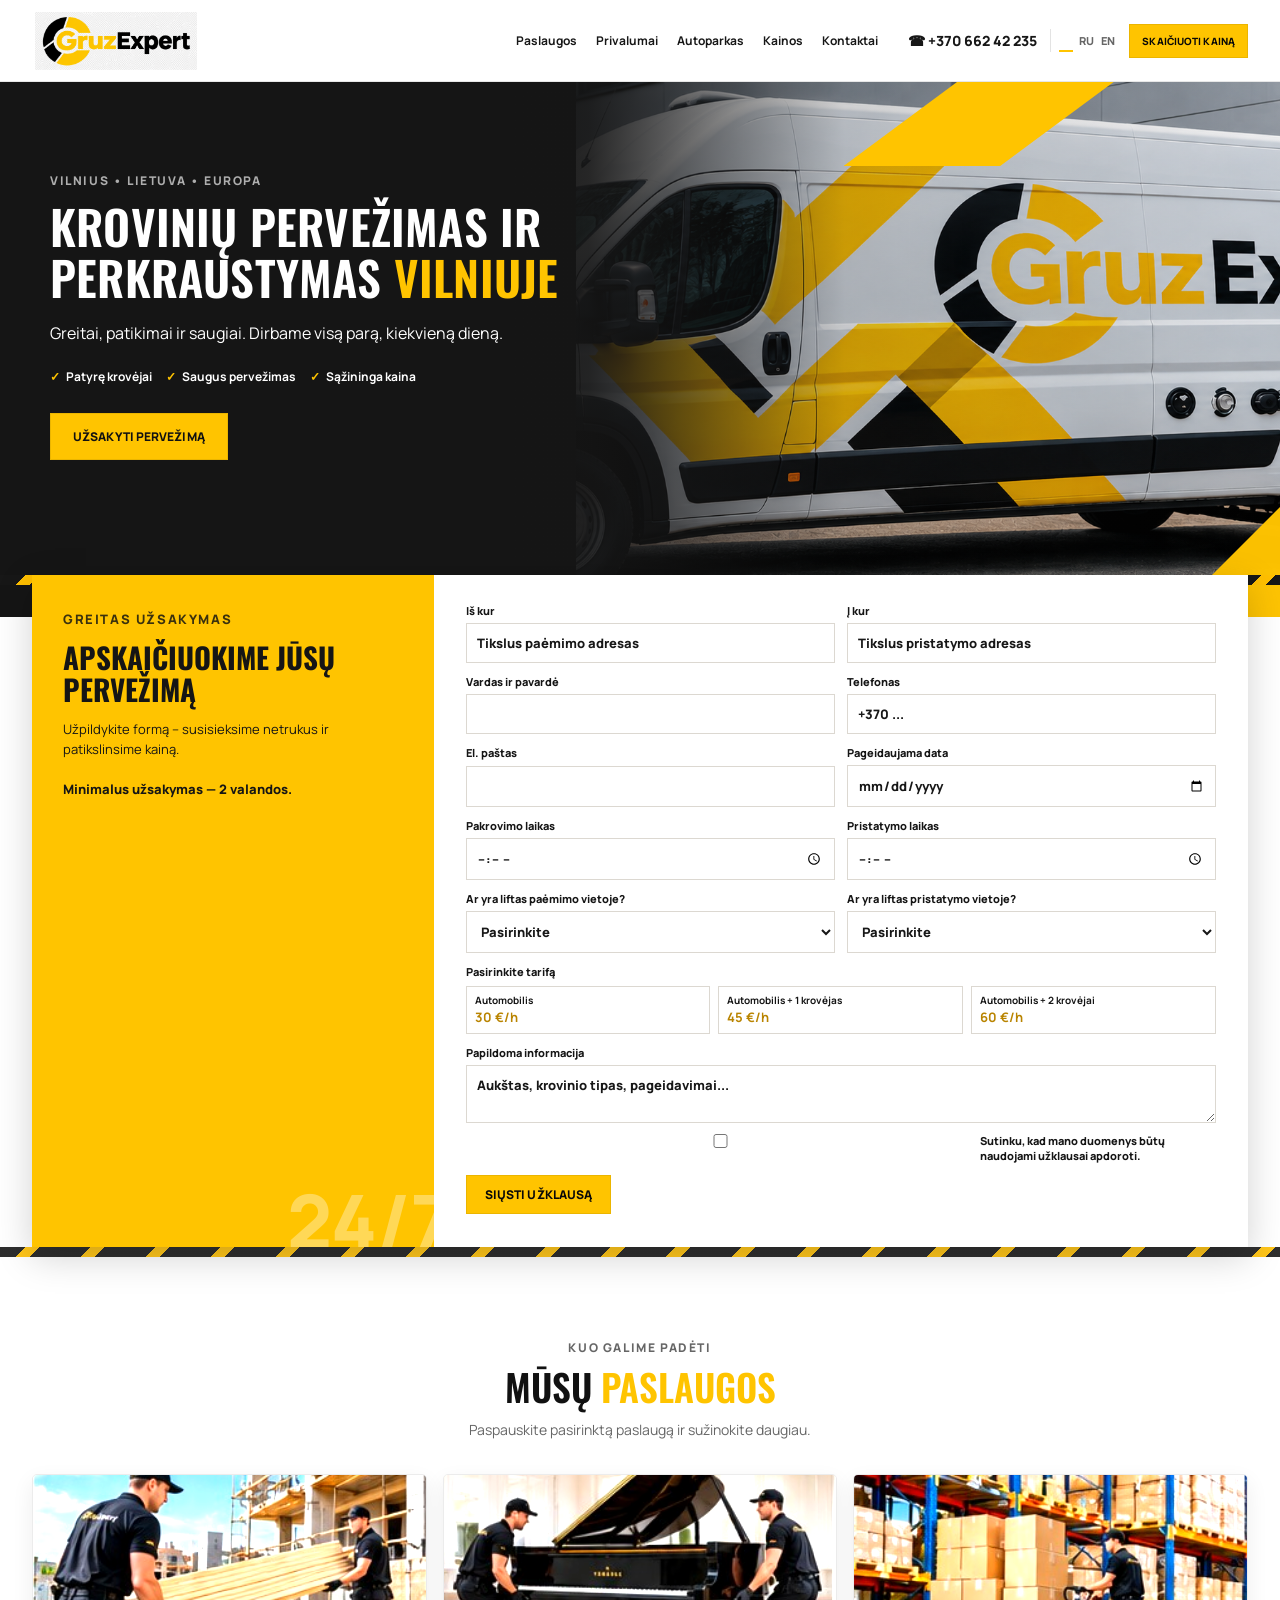
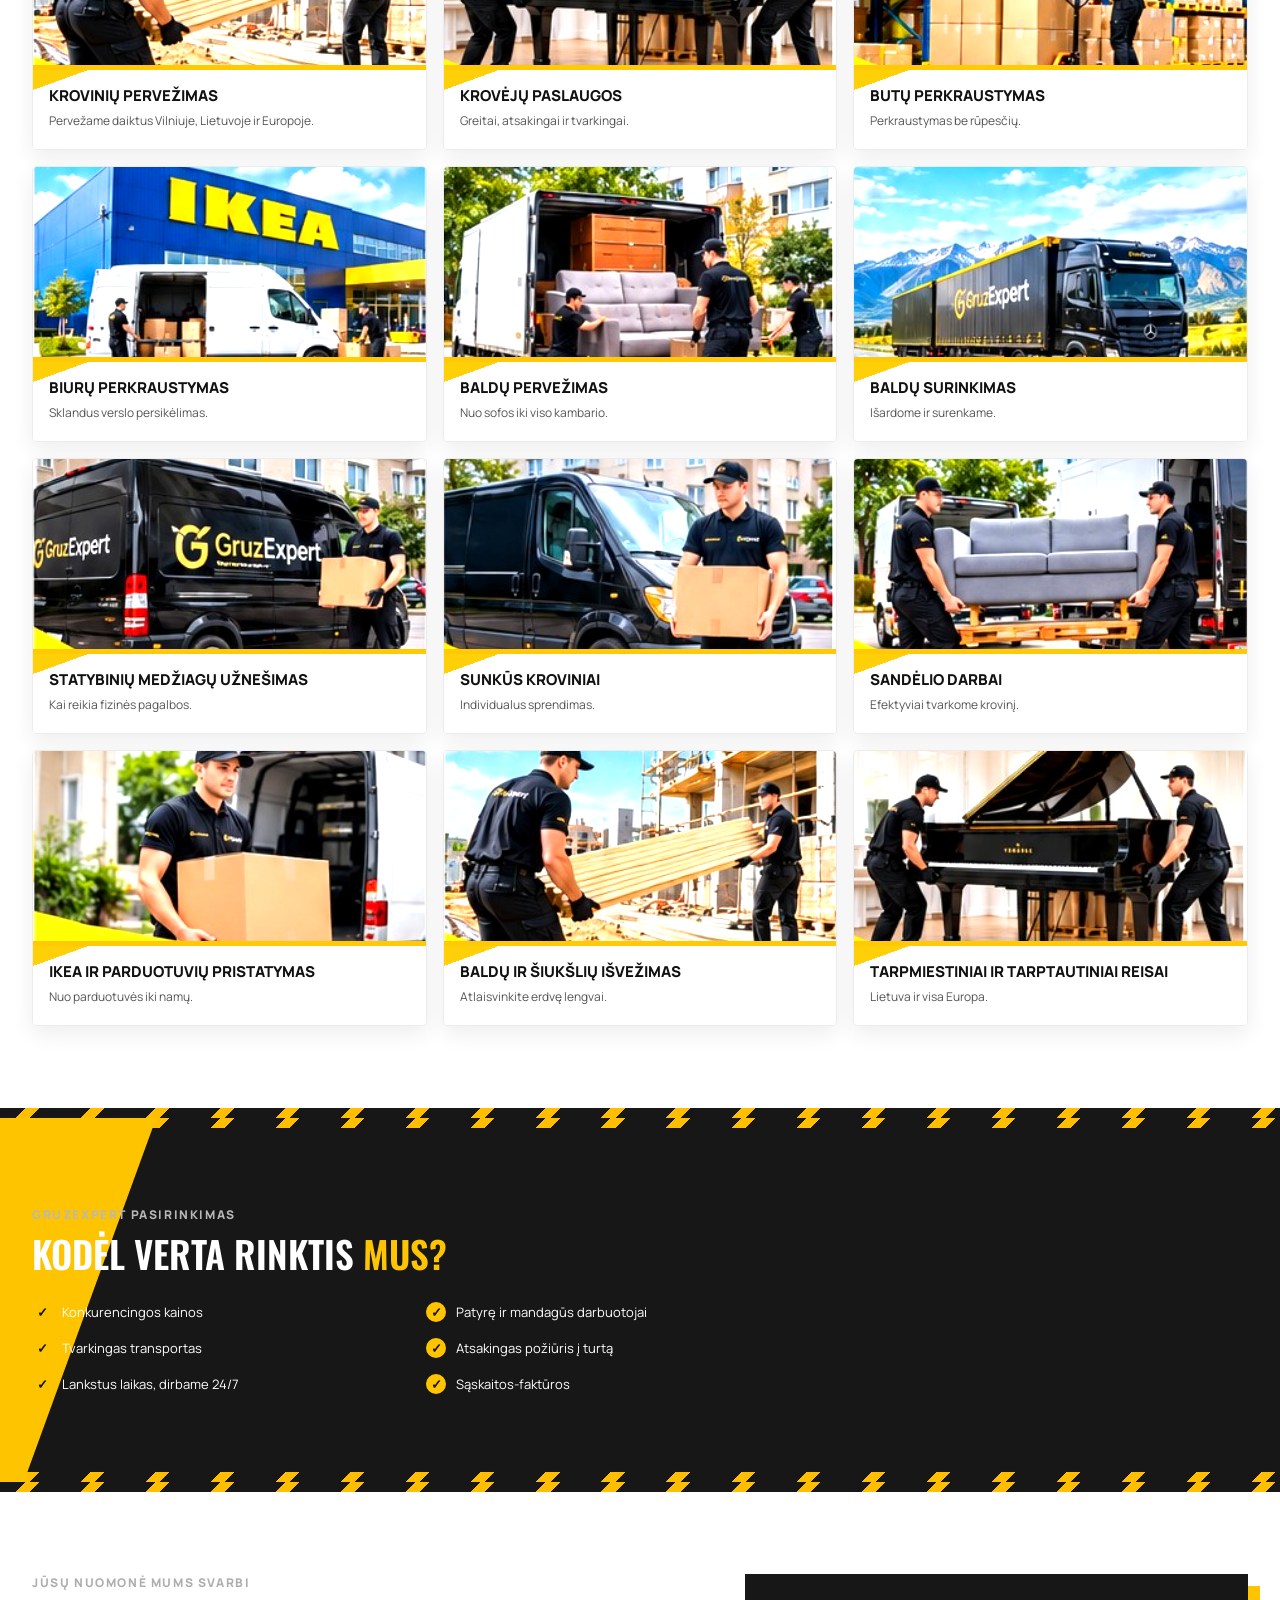
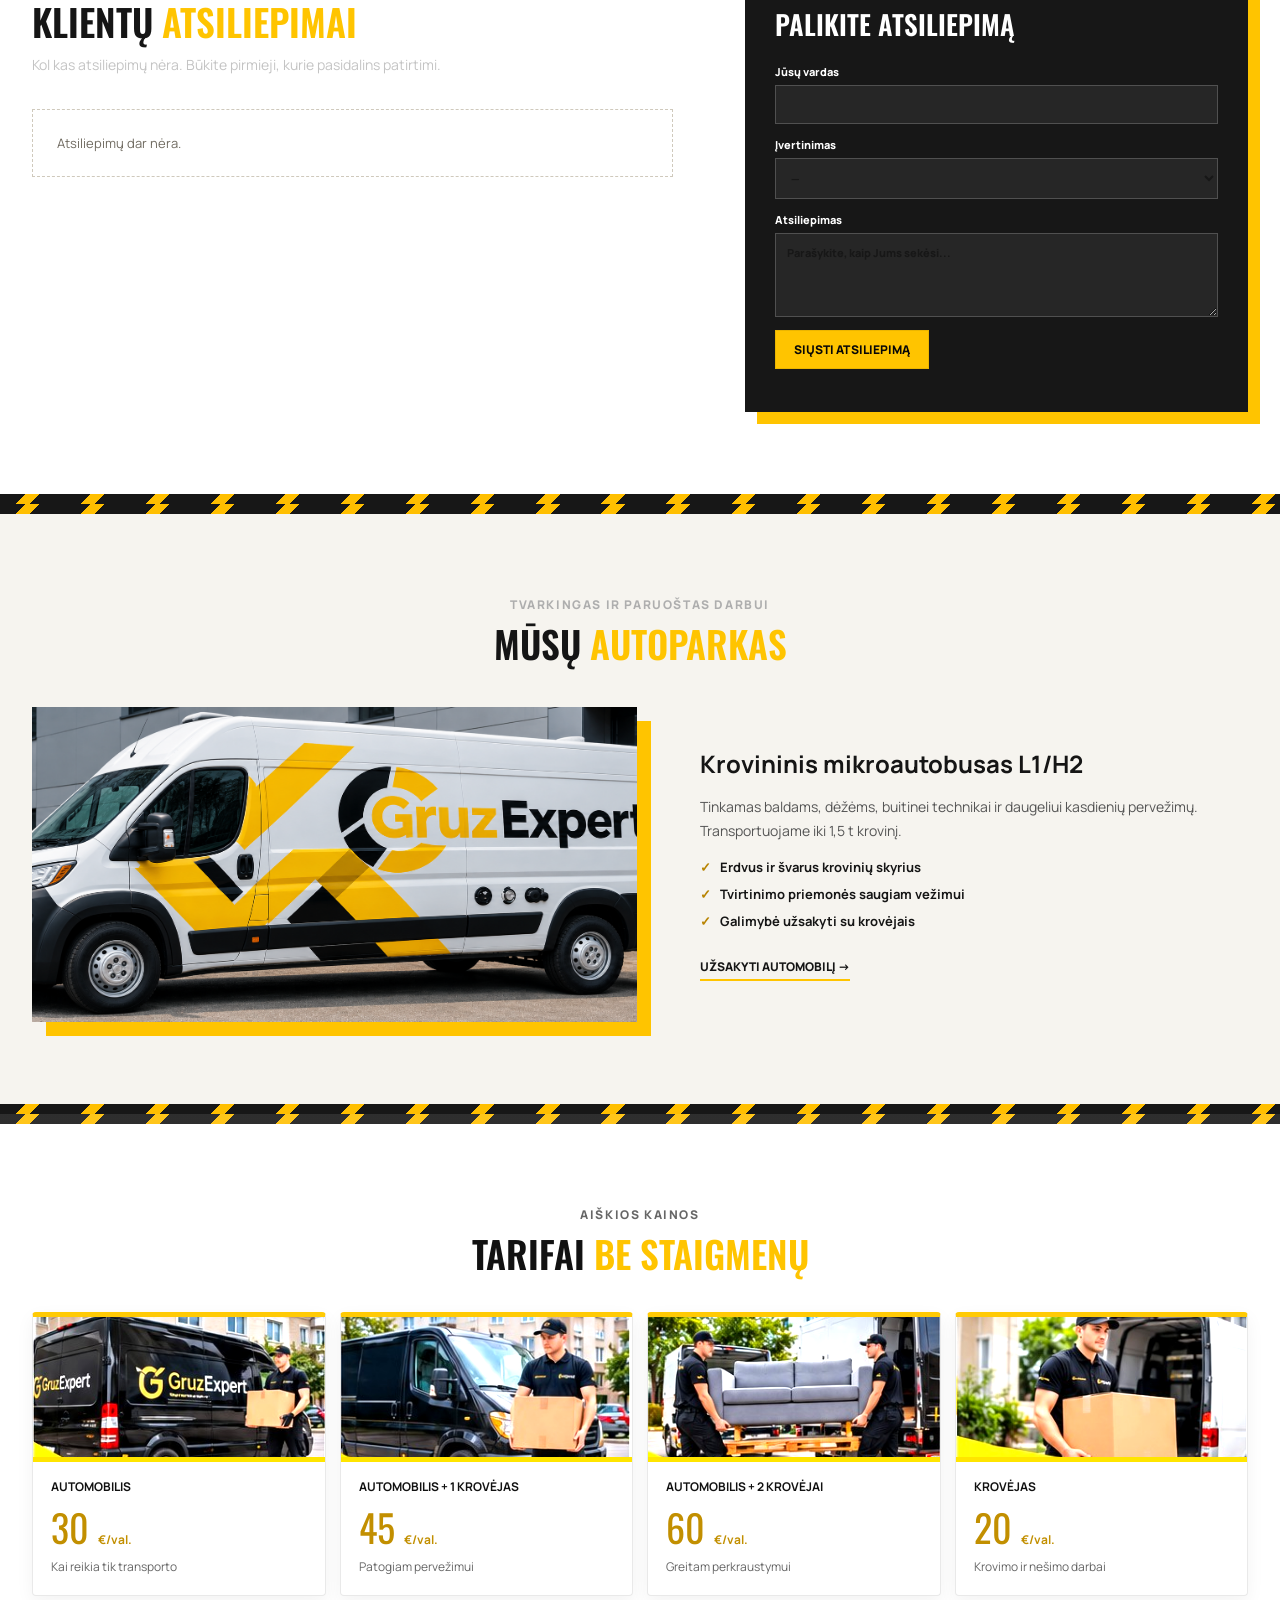
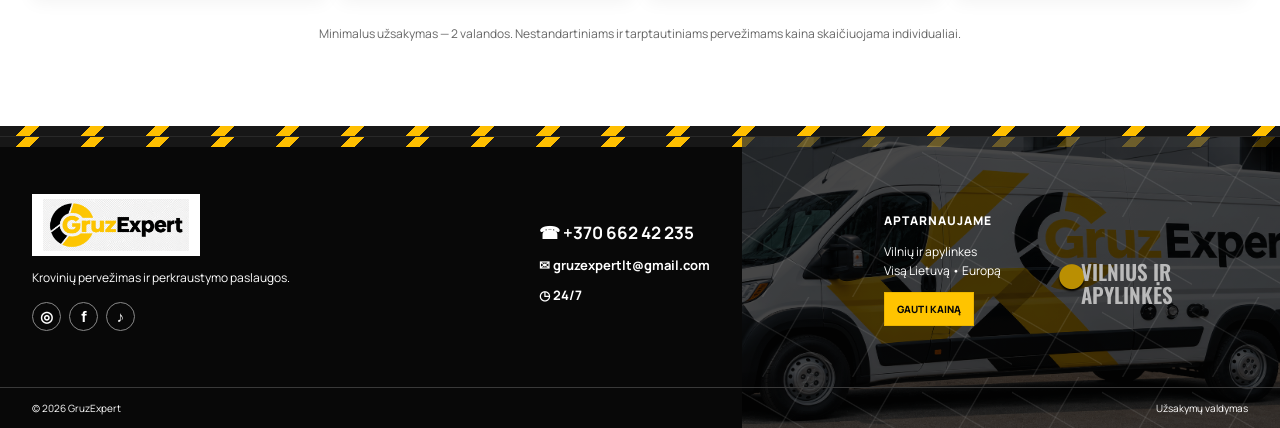
<file: index.html>
<!doctype html>
<html lang="lt">
  <head>
    <link rel="icon" type="image/x-icon" href="assets/favicon.ico">
    <link rel="icon" type="image/png" sizes="32x32" href="assets/favicon-32.png">
    <link rel="apple-touch-icon" href="assets/apple-touch-icon.png">
    <meta charset="UTF-8" />
    <meta name="viewport" content="width=device-width, initial-scale=1.0" />
    <meta name="description" content="GruzExpert – profesionalus krovinių pervežimas ir perkraustymo paslaugos Vilniuje bei visoje Lietuvoje." />
    <title>GruZExpert | Krovinių pervežimas Vilniuje</title>
    <link rel="stylesheet" href="styles.css" />
  </head>
  <body>
    <a class="skip-link" href="#order" data-i18n="skip">Pereiti prie užsakymo</a>
    <header class="site-header" id="top">
      <div class="container nav-wrap">
        <a href="#top" class="brand brand-logo" aria-label="GruZExpert – į pradžią"><img src="assets/gruzexpert-logo.png" width="834" height="290" alt="MB GruZExpert" /></a>
        <button class="menu-toggle" aria-label="Atidaryti meniu" aria-expanded="false"><span></span><span></span><span></span></button>
        <nav class="main-nav" aria-label="Pagrindinis meniu">
          <a href="#services" data-i18n="navServices">Paslaugos</a>
          <a href="#advantages" data-i18n="navWhy">Privalumai</a>
          <a href="#fleet" data-i18n="navFleet">Autoparkas</a>
          <a href="#prices" data-i18n="navPrices">Kainos</a>
          <a href="#contacts" data-i18n="navContacts">Kontaktai</a>
        </nav>
        <div class="nav-tools">
          <a class="phone-link" data-company-phone href="tel:+37066242235" aria-label="Skambinti +370 662 42 235"><span aria-hidden="true">☎</span> +370 662 42 235</a>
          <div class="language-picker" aria-label="Kalbos pasirinkimas">
            <button class="language active" data-lang="lt" aria-pressed="true">LT</button>
            <button class="language" data-lang="ru" aria-pressed="false">RU</button>
            <button class="language" data-lang="en" aria-pressed="false">EN</button>
          </div>
          <a href="#order" class="button button-small" data-i18n="quote">Skaičiuoti kainą</a>
        </div>
      </div>
    </header>

    <main>
      <section class="hero">
        <div class="hero-photo" role="img" aria-label="Kraustymo automobilis ir dėžės"></div>
        <div class="hero-overlay"></div>
        <div class="hero-angle top-angle"></div>
        <div class="container hero-content">
          <p class="eyebrow" data-i18n="heroEyebrow">Vilnius • Lietuva • Europa</p>
          <h1 data-i18n="heroTitle">Krovinių pervežimas ir perkraustymas <em>Vilniuje</em></h1>
          <p class="hero-copy" data-i18n="heroCopy">Greitai, patikimai ir saugiai. Dirbame visą parą, kiekvieną dieną.</p>
          <div class="hero-points">
            <span data-i18n="heroPoint1">Patyrę krovėjai</span><span data-i18n="heroPoint2">Saugus pervežimas</span><span data-i18n="heroPoint3">Sąžininga kaina</span>
          </div>
          <a href="#order" class="button hero-button" data-i18n="orderNow">Užsakyti pervežimą</a>
        </div>
        <div class="hero-corner" aria-hidden="true"></div>
      </section>

      <section class="quick-order" id="order" aria-labelledby="order-title">
        <div class="container order-layout">
          <div class="order-intro">
            <p class="section-kicker" data-i18n="orderKicker">Greitas užsakymas</p>
            <h2 id="order-title" data-i18n="orderTitle">Apskaičiuokime Jūsų pervežimą</h2>
            <p data-i18n="orderText">Užpildykite formą – susisieksime netrukus ir patikslinsime kainą.</p>
            <p class="minimum" data-i18n="minimum">Minimalus užsakymas — 2 valandos.</p>
          </div>
          <form id="order-form" class="order-form" novalidate>
            <div class="form-grid addresses">
              <label><span data-i18n="from">Iš kur</span><input name="from" type="text" required data-i18n-placeholder="fromPlaceholder" placeholder="Tikslus paėmimo adresas" autocomplete="street-address" /></label>
              <label><span data-i18n="to">Į kur</span><input name="to" type="text" required data-i18n-placeholder="toPlaceholder" placeholder="Tikslus pristatymo adresas" /></label>
            </div>
            <div class="form-grid">
              <label><span data-i18n="name">Vardas ir pavardė</span><input name="name" type="text" required autocomplete="name" /></label>
              <label><span data-i18n="phone">Telefonas</span><input name="phone" type="tel" required placeholder="+370 ..." autocomplete="tel" /></label>
            </div>
            <div class="form-grid">
              <label><span data-i18n="email">El. paštas</span><input name="email" type="email" required autocomplete="email" /></label>
              <label><span data-i18n="date">Pageidaujama data</span><input name="date" type="date" /></label>
            </div>
            <div class="form-grid">
              <label><span data-i18n="loadingTime">Время загрузки</span><input name="loadingTime" type="time" /></label>
              <label><span data-i18n="deliveryTime">Время доставки</span><input name="deliveryTime" type="time" /></label>
            </div>
            <div class="form-grid">
              <label><span data-i18n="pickupLift">Ar yra liftas paėmimo vietoje?</span><select name="pickupLift" required><option value="" data-i18n="select">Pasirinkite</option><option value="yes" data-i18n="yes">Taip</option><option value="no" data-i18n="no">Ne</option></select></label>
              <label><span data-i18n="deliveryLift">Ar yra liftas pristatymo vietoje?</span><select name="deliveryLift" required><option value="" data-i18n="select">Pasirinkite</option><option value="yes" data-i18n="yes">Taip</option><option value="no" data-i18n="no">Ne</option></select></label>
            </div>
            <fieldset class="tariff-fieldset">
              <legend data-i18n="tariff">Pasirinkite tarifą</legend>
              <div class="tariffs">
                <label class="tariff"><input type="radio" name="tariff" value="vehicle" required /><span><strong data-i18n="tariffVehicle">Automobilis</strong><b>30 €/h</b></span></label>
                <label class="tariff"><input type="radio" name="tariff" value="oneMover" /><span><strong data-i18n="tariffOne">Automobilis + 1 krovėjas</strong><b>45 €/h</b></span></label>
                <label class="tariff"><input type="radio" name="tariff" value="twoMovers" /><span><strong data-i18n="tariffTwo">Automobilis + 2 krovėjai</strong><b>60 €/h</b></span></label>
              </div>
            </fieldset>
            <label class="full"><span data-i18n="details">Papildoma informacija</span><textarea name="details" rows="2" data-i18n-placeholder="detailsPlaceholder" placeholder="Aukštas, krovinio tipas, pageidavimai..."></textarea></label>
            <label class="consent"><input type="checkbox" name="consent" required /><span data-i18n="consent">Sutinku, kad mano duomenys būtų naudojami užklausai apdoroti.</span></label>
            <button class="button form-button" type="submit" data-i18n="sendOrder">Siųsti užklausą</button>
            <p class="form-status" aria-live="polite"></p>
          </form>
        </div>
      </section>

      <section class="section services" id="services" aria-labelledby="services-title">
        <div class="container">
          <p class="section-kicker" data-i18n="servicesKicker">Kuo galime padėti</p>
          <h2 id="services-title" data-i18n="servicesTitle">Mūsų <em>paslaugos</em></h2>
          <p class="section-lead" data-i18n="servicesLead">Paspauskite pasirinktą paslaugą ir sužinokite daugiau.</p>
          <div class="service-grid" id="service-grid"></div>
        </div>
      </section>

      <section class="section dark advantages" id="advantages" aria-labelledby="advantages-title">
        <div class="yellow-panel"></div>
        <div class="container advantages-layout">
          <div>
            <p class="section-kicker light" data-i18n="whyKicker">GruZExpert pasirinkimas</p>
            <h2 id="advantages-title" data-i18n="whyTitle">Kodėl verta rinktis <em>mus?</em></h2>
            <div class="advantage-list">
              <div><b>✓</b><span data-i18n="adv1">Konkurencingos kainos</span></div>
              <div><b>✓</b><span data-i18n="adv2">Patyrę ir mandagūs darbuotojai</span></div>
              <div><b>✓</b><span data-i18n="adv3">Tvarkingas transportas</span></div>
              <div><b>✓</b><span data-i18n="adv4">Atsakingas požiūris į turtą</span></div>
              <div><b>✓</b><span data-i18n="adv5">Lankstus laikas, dirbame 24/7</span></div>
              <div><b>✓</b><span data-i18n="adv6">Sąskaitos-faktūros</span></div>
            </div>
          </div>
        </div>
      </section>

      <section class="section reviews" id="reviews" aria-labelledby="reviews-title">
        <div class="container reviews-layout">
          <div class="reviews-heading">
            <p class="section-kicker" data-i18n="reviewsKicker">Jūsų nuomonė mums svarbi</p>
            <h2 id="reviews-title" data-i18n="reviewsTitle">Klientų <em>atsiliepimai</em></h2>
            <p class="section-lead" data-i18n="reviewsLead">Kol kas atsiliepimų nėra. Būkite pirmieji, kurie pasidalins patirtimi.</p>
            <div class="review-list" id="review-list" aria-live="polite"></div>
          </div>
          <form class="review-form" id="review-form" novalidate>
            <h3 data-i18n="reviewFormTitle">Palikite atsiliepimą</h3>
            <label><span data-i18n="reviewName">Jūsų vardas</span><input name="name" type="text" required autocomplete="name" /></label>
            <label><span data-i18n="reviewRating">Įvertinimas</span><select name="rating" required><option value="">—</option><option value="5">★★★★★ — 5</option><option value="4">★★★★ — 4</option><option value="3">★★★ — 3</option><option value="2">★★ — 2</option><option value="1">★ — 1</option></select></label>
            <label><span data-i18n="reviewText">Atsiliepimas</span><textarea name="text" rows="4" required data-i18n-placeholder="reviewPlaceholder" placeholder="Parašykite, kaip Jums sekėsi..."></textarea></label>
            <button class="button form-button" type="submit" data-i18n="sendReview">Siųsti atsiliepimą</button>
            <p class="form-status" aria-live="polite"></p>
          </form>
        </div>
      </section>

      <section class="section fleet" id="fleet" aria-labelledby="fleet-title">
        <div class="container">
          <p class="section-kicker" data-i18n="fleetKicker">Tvarkingas ir paruoštas darbui</p>
          <h2 id="fleet-title" data-i18n="fleetTitle">Mūsų <em>autoparkas</em></h2>
          <div class="fleet-layout">
            <figure class="fleet-photo"><img src="assets/gruzexpert-van.png" width="976" height="822" alt="GruZExpert krovininis mikroautobusas" /></figure>
            <div class="fleet-copy">
              <h3 data-i18n="fleetName">Krovininis mikroautobusas L1/H2</h3>
              <p data-i18n="fleetText">Tinkamas baldams, dėžėms, buitinei technikai ir daugeliui kasdienių pervežimų. Transportuojame iki 1,5 t krovinį.</p>
              <ul><li data-i18n="fleet1">Erdvus ir švarus krovinių skyrius</li><li data-i18n="fleet2">Tvirtinimo priemonės saugiam vežimui</li><li data-i18n="fleet3">Galimybė užsakyti su krovėjais</li></ul>
              <a href="#order" class="text-link" data-i18n="fleetCta">Užsakyti automobilį →</a>
            </div>
          </div>
        </div>
      </section>

      <section class="section prices" id="prices" aria-labelledby="prices-title">
        <div class="container">
          <p class="section-kicker" data-i18n="pricesKicker">Aiškios kainos</p>
          <h2 id="prices-title" data-i18n="pricesTitle">Tarifai <em>be staigmenų</em></h2>
          <div class="price-grid">
            <article class="price-card"><img class="price-photo" src="service-07.jpg" alt="Автомобиль GruzExpert" loading="lazy"><h3 data-i18n="price1">Automobilis</h3><p class="price">30 <small>€/val.</small></p><p data-i18n="price1desc">Kai reikia tik transporto</p></article>
            <article class="price-card featured"><img class="price-photo" src="service-08.jpg" alt="Автомобиль и грузчик" loading="lazy"><h3 data-i18n="price2">Automobilis + 1 krovėjas</h3><p class="price">45 <small>€/val.</small></p><p data-i18n="price2desc">Patogiam pervežimui</p></article>
            <article class="price-card"><img class="price-photo" src="service-09.jpg" alt="Автомобиль и два грузчика" loading="lazy"><h3 data-i18n="price3">Automobilis + 2 krovėjai</h3><p class="price">60 <small>€/val.</small></p><p data-i18n="price3desc">Greitam perkraustymui</p></article>
            <article class="price-card"><img class="price-photo" src="service-10.jpg" alt="Услуги грузчика" loading="lazy"><h3 data-i18n="price4">Krovėjas</h3><p class="price">20 <small>€/val.</small></p><p data-i18n="price4desc">Krovimo ir nešimo darbai</p></article>
          </div>
          <p class="price-note" data-i18n="priceNote">Minimalus užsakymas — 2 valandos. Nestandartiniams ir tarptautiniams pervežimams kaina skaičiuojama individualiai.</p>
        </div>
      </section>
    </main>

    <footer id="contacts" class="site-footer">
      <div class="footer-map"><div class="map-grid"></div><div class="map-pin">●</div><div class="map-label" data-i18n="mapLabel">VILNIUS IR<br />APYLINKĖS</div></div>
      <div class="container footer-content">
        <div><a href="#top" class="brand brand-logo footer-brand"><img src="assets/gruzexpert-logo.png" width="834" height="290" alt="MB GruZExpert" /></a><p data-i18n="footerTag">Krovinių pervežimas ir perkraustymo paslaugos.</p><div class="social-links" aria-label="GruZExpert socialiniai tinklai"><a href="https://www.instagram.com/gruzexpert_lt?utm_source=ig_web_button_share_sheet&amp;stkn=ZDNlZDc0MzIxNw==" target="_blank" rel="noopener noreferrer" aria-label="Instagram">◎</a><a href="https://www.facebook.com/share/18X9na4nEu/?mibextid=wwXIfr" target="_blank" rel="noopener noreferrer" aria-label="Facebook">f</a><a href="https://www.tiktok.com/@gruzexpert?_t=8kCOREcWozp&amp;_r=1&amp;fbclid=PAcGRvZgJleHRuA2FlbQIxMQBzcnRjBmFwcF9pZA85MzY2MTk3NDMzOTI0NTkAAaekuQHzlcHt2C70eIC-FjLYPFPs1Nlc9DeqWj5QebIZ_HDZ8qqhLEcqF5PmdA_aem_8hUmn0GBH916aHqdBS-yCQ" target="_blank" rel="noopener noreferrer" aria-label="TikTok">♪</a></div></div>
        <div class="footer-contact"><a data-company-phone href="tel:+37066242235">☎ +370 662 42 235</a><a data-company-email href="mailto:gruzexpertlt@gmail.com">✉ gruzexpertlt@gmail.com</a><span>◷ 24/7</span></div>
        <div><p class="footer-heading" data-i18n="footerArea">Aptarnaujame</p><p data-i18n="areaText">Vilnių ir apylinkes<br />Visą Lietuvą • Europą</p><a href="#order" class="button button-small" data-i18n="footerCta">Gauti kainą</a></div>
      </div>
      <div class="footer-bottom"><div class="container"><span>© <span id="year"></span> GruzExpert</span><a href="admin.html" data-i18n="admin">Užsakymų valdymas</a></div></div>
    </footer>

    <dialog class="service-dialog" id="service-dialog">
      <button class="dialog-close" aria-label="Uždaryti">×</button><div id="dialog-content"></div><a href="#order" class="button dialog-order" data-i18n="dialogCta">Užsakyti paslaugą</a>
    </dialog>
    <script src="config.js"></script>
    <script src="app.js"></script>
  </body>
</html>
</file>
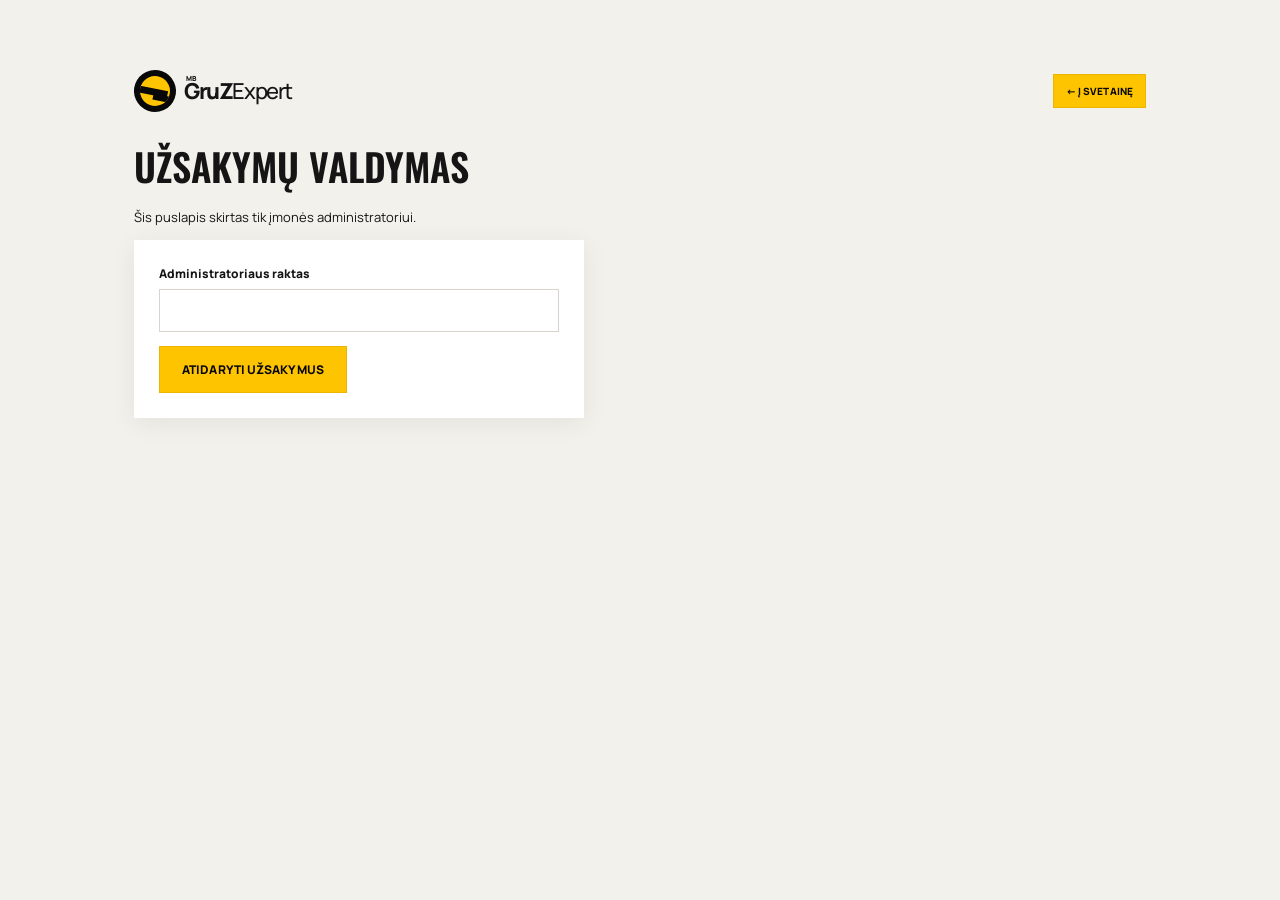
<file: admin.html>
<!doctype html>
<html lang="lt"><head><meta charset="utf-8"/><meta name="viewport" content="width=device-width,initial-scale=1"/><title>GruZExpert – užsakymai</title><link rel="stylesheet" href="styles.css"/><style>body{background:#f3f1ec}.admin{max-width:1060px;margin:70px auto;padding:0 24px}.admin-head{display:flex;justify-content:space-between;align-items:center;margin-bottom:26px}.admin h1{font:600 38px var(--display);text-transform:uppercase;margin:0}.admin-login{background:#fff;padding:25px;max-width:450px;box-shadow:0 5px 25px #0001}.admin-login label{display:grid;gap:7px;font-size:12px;font-weight:800}.admin-login input{padding:12px;border:1px solid #d8d4cc}.admin-login button{margin-top:14px}.orders{display:grid;gap:14px}.order{background:#fff;border-left:5px solid var(--yellow);padding:22px;box-shadow:0 3px 12px #0000000d}.order-top{display:flex;gap:15px;justify-content:space-between;align-items:start}.order h2{margin:0;font-size:18px}.order time,.order p{font-size:12px;color:#666}.order-grid{display:grid;grid-template-columns:repeat(3,1fr);gap:10px;margin-top:17px}.order-grid div{font-size:12px}.order-grid b{display:block;color:#777;font-size:10px;text-transform:uppercase;margin-bottom:2px}.delete{border:0;background:#f8e5e5;color:#a22121;padding:8px 11px;font-size:11px;font-weight:800;cursor:pointer}.notice{margin:14px 0;font-size:13px}@media(max-width:600px){.admin{margin:35px auto}.order-grid{grid-template-columns:1fr 1fr}.admin h1{font-size:30px}}</style></head>
<body><main class="admin"><div class="admin-head"><a class="brand" href="index.html"><span class="brand-mark"><i></i><b></b></span><span class="brand-name"><small>MB</small>GruZ<span>Expert</span></span></a><a class="button button-small" href="index.html">← Į svetainę</a></div><h1>Užsakymų valdymas</h1><p class="notice">Šis puslapis skirtas tik įmonės administratoriui.</p><section id="login" class="admin-login"><label>Administratoriaus raktas<input id="key" type="password" autocomplete="current-password" required></label><button class="button" id="login-button">Atidaryti užsakymus</button><p class="form-status" id="login-status"></p></section><section id="order-list" class="orders" hidden></section></main><script>
const API_BASE='https://gruzexpert-api-0hdd.onrender.com';
const keyInput=document.getElementById('key'), login=document.getElementById('login'), list=document.getElementById('order-list'), status=document.getElementById('login-status');
let adminKey=sessionStorage.getItem('gruzexpert-admin-key')||'';
async function loadOrders(){const r=await fetch(`${API_BASE}/api/orders`,{headers:{'X-Admin-Key':adminKey}});if(!r.ok)throw new Error();const orders=await r.json();login.hidden=true;list.hidden=false;list.innerHTML=orders.length?orders.map(o=>`<article class="order"><div class="order-top"><div><h2>${escapeHtml(o.name)}</h2><time>${new Date(o.createdAt).toLocaleString()}</time></div><button class="delete" data-id="${o.id}">Ištrinti</button></div><div class="order-grid"><div><b>Iš kur</b>${escapeHtml(o.from)}</div><div><b>Į kur</b>${escapeHtml(o.to)}</div><div><b>Tarifas</b>${escapeHtml(o.tariff)}</div><div><b>Telefonas</b>${escapeHtml(o.phone)}</div><div><b>El. paštas</b>${escapeHtml(o.email)}</div><div><b>Data</b>${escapeHtml(o.date||'—')}</div><div><b>Время загрузки</b>${escapeHtml(o.loadingTime||'—')}</div><div><b>Время доставки</b>${escapeHtml(o.deliveryTime||'—')}</div><div><b>Liftas paėmime</b>${escapeHtml(o.pickupLift)}</div><div><b>Liftas pristatyme</b>${escapeHtml(o.deliveryLift)}</div><div><b>Kalba</b>${escapeHtml(o.language)}</div></div>${o.details?`<p><b>Pastabos:</b> ${escapeHtml(o.details)}</p>`:''}</article>`).join(''):'<p>Užsakymų dar nėra.</p>';}
function escapeHtml(v){return String(v||'—').replace(/[&<>'"]/g,c=>({'&':'&amp;','<':'&lt;','>':'&gt;',"'":'&#39;','"':'&quot;'}[c]));}
document.getElementById('login-button').onclick=async()=>{adminKey=keyInput.value;try{await loadOrders();sessionStorage.setItem('gruzexpert-admin-key',adminKey)}catch{status.className='form-status error';status.textContent='Neteisingas raktas arba serveris nepasiekiamas.'}};
list.onclick=async e=>{if(!e.target.matches('.delete'))return;if(!confirm('Ištrinti šią užklausą?'))return;const r=await fetch(`${API_BASE}/api/orders/${e.target.dataset.id}`,{method:'DELETE',headers:{'X-Admin-Key':adminKey}});if(r.ok)loadOrders();else alert('Nepavyko ištrinti užsakymo.');};if(adminKey)loadOrders().catch(()=>sessionStorage.removeItem('gruzexpert-admin-key'));
</script></body></html>
</file>
<file: styles.css>
@import url('https://fonts.googleapis.com/css2?family=Manrope:wght@400;500;600;700;800&family=Oswald:wght@500;600;700&display=swap');

:root { --yellow:#ffbf00; --ink:#131313; --paper:#fbfaf7; --muted:#696969; --line:#e8e4dc; --font:'Manrope',Arial,sans-serif; --display:'Oswald',Impact,sans-serif; --hero-photo:url('https://images.unsplash.com/photo-1601584115197-04ecc0da31d7?auto=format&fit=crop&w=1800&q=85'); --map-photo:url('https://images.unsplash.com/photo-1494526585095-c41746248156?auto=format&fit=crop&w=1100&q=70'); }

* { box-sizing:border-box; }
 html { scroll-behavior:smooth; }
 body { margin:0; color:var(--ink); background:var(--paper); font-family:var(--font); }
 button,input,textarea,select { font:inherit; }
 a { color:inherit; text-decoration:none; }
 .container { width:min(1180px,calc(100% - 48px)); margin-inline:auto; }
.skip-link { position:fixed; left:12px; top:-100px; z-index:99; background:var(--yellow); padding:10px; }
.skip-link:focus { top:12px; }

.site-header { height:82px; display:flex; align-items:center; position:sticky; z-index:20; top:0; background:rgba(255,255,255,.96); border-bottom:1px solid rgba(0,0,0,.07); backdrop-filter:blur(8px); }
.nav-wrap { display:flex; align-items:center; gap:30px; }
.brand { display:inline-flex; align-items:center; gap:8px; white-space:nowrap; }
.brand-mark { width:42px; height:42px; border-radius:50%; border:6px solid var(--ink); background:var(--yellow); position:relative; overflow:hidden; transform:rotate(-25deg); }
.brand-mark i,.brand-mark b { background:var(--ink); display:block; position:absolute; transform:rotate(36deg); }
.brand-mark i { height:7px;width:34px;left:-6px;top:10px; }
.brand-mark b { height:6px;width:30px;left:8px;top:25px; }
.brand-name { font-size:22px; font-weight:800; letter-spacing:-1.4px; position:relative; }
.brand-name span { font-weight:500; }
.brand-name small { font-size:7px; position:absolute; top:-2px; left:2px; letter-spacing:0; }
.main-nav { margin-left:auto; display:flex; align-items:center; gap:19px; font-size:12px; font-weight:700; }
.main-nav a { position:relative; }
.main-nav a:hover:after { content:''; position:absolute; height:2px; background:var(--yellow); bottom:-8px; left:0; right:0; }
.nav-tools { display:flex; align-items:center; gap:13px; }
.phone-link { font-weight:800; font-size:14px; }
.phone-link span { color:var(--yellow); }
.language-picker { display:flex; gap:5px; padding-left:8px; border-left:1px solid #ddd; }
.language { border:0; background:none; padding:3px 1px; color:#777; cursor:pointer; font-size:11px; font-weight:800; }
.language.active { color:var(--ink); border-bottom:2px solid var(--yellow); }
.button { cursor:pointer; display:inline-flex; border:0; justify-content:center; align-items:center; background:var(--yellow); color:var(--ink); padding:15px 23px; text-transform:uppercase; font-size:12px; font-weight:800; letter-spacing:.1px; box-shadow:inset 0 0 0 1px rgba(0,0,0,.08); transition:transform .2s,background .2s; }
.button:hover { transform:translateY(-2px); background:#ffd033; }
.button-small { padding:10px 13px; font-size:10px; }
.menu-toggle { display:none; }

.hero { min-height:505px; display:flex; position:relative; color:#fff; overflow:hidden; background:#1a1a1a; isolation:isolate; }
.hero-photo { position:absolute; z-index:-2; inset:0; background:linear-gradient(90deg,rgba(15,15,15,.9) 0%,rgba(15,15,15,.55) 43%,rgba(15,15,15,.13)), var(--hero-photo) center/cover; }
.hero-overlay { position:absolute;z-index:-1;inset:0;background:linear-gradient(0deg,rgba(0,0,0,.28),transparent); }
.hero-content { padding-top:90px; padding-bottom:70px; }
.eyebrow,.section-kicker { font-size:12px; letter-spacing:1.6px; text-transform:uppercase; font-weight:800; color:#aeaeae; margin:0 0 12px; }
.hero h1 { font-family:var(--display); font-weight:600; font-size:47px; line-height:1.08; max-width:660px; letter-spacing:.2px; margin:0; text-transform:uppercase; }
.hero h1 em,h2 em { font-style:normal; color:var(--yellow); }
.hero-copy { max-width:510px; font-size:16px; margin:19px 0; }
.hero-points { display:flex; gap:14px; flex-wrap:wrap; margin:24px 0 28px; font-size:12px; font-weight:700; }
.hero-points span:before { content:'✓'; color:var(--yellow); margin-right:6px; }
.hero-button { color:#111; }
.top-angle { width:270px; height:84px; position:absolute; z-index:-1; right:13%; top:0; background:var(--yellow); clip-path:polygon(42% 0,100% 0,58% 100%,0 100%); }
.hero-corner { position:absolute;right:0;bottom:0;border-style:solid;border-width:0 0 110px 110px;border-color:transparent transparent var(--yellow) transparent; opacity:.98; }

.quick-order { position:relative; z-index:2; margin-top:-42px; }
.order-layout { display:grid; grid-template-columns:.74fr 1.5fr; background:#fff; box-shadow:0 10px 35px rgba(0,0,0,.18); }
.order-intro { padding:34px 31px; background:var(--yellow); position:relative; overflow:hidden; }
.order-intro:after { content:'24/7'; position:absolute; right:-18px; bottom:-25px; color:rgba(255,255,255,.34); font-size:75px; font-weight:800; }
.order-intro h2 { font-family:var(--display); font-size:29px; line-height:1.1; margin:0 0 14px; text-transform:uppercase; }
.order-intro .section-kicker { color:#3a310e; }
.order-intro p { font-size:13px; line-height:1.55; }
.minimum { font-weight:800; margin-top:20px; }
.order-form { padding:28px 32px 22px; display:grid; gap:11px; }
.form-grid { display:grid; grid-template-columns:1fr 1fr; gap:12px; }
.order-form label { display:grid; gap:5px; font-size:11px; font-weight:800; }
.order-form input,.order-form select,.order-form textarea { width:100%; border:1px solid #dcd8d1; border-radius:0; padding:10px; min-height:40px; background:#fff; outline:0; color:#222; font-size:13px; }
.order-form textarea { resize:vertical; }
.order-form input:focus,.order-form select:focus,.order-form textarea:focus { border-color:var(--yellow); box-shadow:0 0 0 2px rgba(255,191,0,.16); }
.tariff-fieldset { border:0; padding:2px 0 0; margin:0; }
.tariff-fieldset legend { font-size:11px; font-weight:800; padding:0 0 5px; }
.tariffs { display:grid;grid-template-columns:repeat(3,1fr); gap:8px; }
.tariff { position:relative!important; display:block!important; cursor:pointer; }
.tariff input { position:absolute; opacity:0; }
.tariff span { min-height:48px; display:flex; flex-direction:column; padding:7px 8px; border:1px solid #dcd8d1; line-height:1.25; }
.tariff strong { font-size:10px; }
.tariff b { font-size:13px; color:#b98400; margin-top:2px; }
.tariff input:checked + span { border:2px solid var(--yellow); padding:6px 7px; background:#fffaf0; }
.consent { display:flex!important; grid-template-columns:16px 1fr; align-items:start; line-height:1.35; cursor:pointer; }
.consent input { min-height:0!important; height:14px; margin:0; accent-color:var(--yellow); }
.form-button { justify-self:start; padding:11px 19px; }
.form-status { margin:0; font-size:12px; font-weight:700; }
.form-status.success { color:#198a40; }
.form-status.error { color:#bd2831; }

.section { padding:92px 0; }
.section h2 { font-family:var(--display); text-align:center; margin:0; font-size:37px; text-transform:uppercase; line-height:1.05; font-weight:600; }
.section-lead { text-align:center; color:var(--muted); font-size:14px; margin:13px 0 35px; }
.section > .container > .section-kicker { text-align:center; }
.services { background:#fff; }
.service-grid { display:grid; grid-template-columns:repeat(4,1fr); border-top:1px solid var(--line); border-left:1px solid var(--line); }
.service-card { appearance:none; text-align:left; position:relative; cursor:pointer; padding:25px 19px 22px; min-height:175px; background:#fff; border:0; border-right:1px solid var(--line); border-bottom:1px solid var(--line); transition:background .18s,transform .18s; }
.service-card:hover { background:#fff9e7; transform:translateY(-3px); }
.service-icon { width:38px;height:34px;margin-bottom:15px; display:grid;place-items:center; color:var(--yellow); border:2px solid currentColor; font-size:19px; }
.service-card h3 { margin:0 0 6px; font-size:13px; font-weight:800; text-transform:uppercase; }
.service-card p { margin:0; color:#666; font-size:11px; line-height:1.4; }
.service-card .more { position:absolute;right:16px;bottom:12px;color:#d6a000;font-size:18px; }

.dark { color:#fff; background:#171717; position:relative; overflow:hidden; }
.dark .section-kicker { color:#b8b8b8; }
.advantages { padding:88px 0; }
.yellow-panel { background:var(--yellow); position:absolute; width:260px; height:100%; left:-170px; top:0; transform:skew(-20deg); }
.advantages-layout { position:relative; display:grid; grid-template-columns:1.35fr .65fr; gap:90px; align-items:center; }
.advantages h2 { text-align:left; color:#fff; }
.advantage-list { margin-top:28px; display:grid; grid-template-columns:1fr 1fr; gap:16px 28px; }
.advantage-list div { display:flex; align-items:center; gap:10px; font-size:13px; }
.advantage-list b { display:grid;place-items:center; width:20px;height:20px; border-radius:50%; color:#111;background:var(--yellow); }
.quote-card { position:relative; padding:37px 32px 30px; border:1px solid #656565; background:linear-gradient(135deg,#252525,#121212); }
.quote-card:before,.quote-card:after { content:''; position:absolute;background:var(--yellow);width:44px;height:4px; }
.quote-card:before { top:-1px; left:22px; }
.quote-card:after { bottom:-1px; right:22px; }
.quote-symbol { font:70px/0 var(--display);color:var(--yellow);position:absolute;top:33px;left:20px; }
.stars { color:var(--yellow); letter-spacing:4px; margin-left:42px; }
.quote-card blockquote { margin:25px 0 11px; font-size:15px;line-height:1.55; }
.quote-card p { margin:0;color:#c6c6c6;font-size:13px; }

.fleet { background:#f6f4ef; }
.fleet-layout { display:grid;grid-template-columns:1.05fr .95fr;gap:63px;align-items:center;margin-top:43px; }
.van-visual { height:290px;position:relative;filter:drop-shadow(0 15px 10px rgba(0,0,0,.2)); }
.van-body { position:absolute;bottom:45px;left:7%;width:66%;height:150px;background:linear-gradient(140deg,#fff 0 62%,#e5e5e5 63%);border-radius:17px 10px 7px 7px;border:4px solid #e1e1e1; }
.van-cab { position:absolute;bottom:45px;right:6%;width:33%;height:125px;background:linear-gradient(135deg,#eee 0 41%,#343434 42% 61%,#fafafa 62%);border-radius:8px 27px 8px 0;border:4px solid #e1e1e1; }
.van-body:before { content:'';position:absolute;left:11%;top:26px;width:75%;height:63px;background:linear-gradient(135deg,transparent 0 41%,#ffbf00 42% 60%,#181818 61% 68%,transparent 69%); }
.van-body:after { content:'';position:absolute;left:25px;bottom:11px;right:10px;height:4px;background:#ffbf00; }
.van-brand { position:absolute;z-index:2;left:19%;top:93px;font-weight:800;font-size:22px;letter-spacing:-1.5px;color:#101010; }
.van-brand:before { content:'';position:absolute;background:var(--yellow);border-radius:50%;width:25px;height:25px;z-index:-1;left:-5px;top:2px; }
.van-brand span { font-weight:500; }
.wheel { position:absolute;z-index:3;bottom:26px;width:46px;height:46px;border-radius:50%;background:#202020;border:9px solid #333;box-shadow:inset 0 0 0 5px #aaa; }
.wheel.one { left:17%; }
.wheel.two { right:17%; }
.fleet-copy h3 { font-size:24px;margin:0 0 15px; }
.fleet-copy p { font-size:14px;line-height:1.7;color:#555; }
.fleet-copy ul { padding:0;list-style:none; }
.fleet-copy li { margin:9px 0;font-size:13px;font-weight:700; }
.fleet-copy li:before { content:'✓';color:#b88300;margin-right:9px; }
.text-link { margin-top:12px;display:inline-block;text-transform:uppercase;font-size:12px;font-weight:800;border-bottom:2px solid var(--yellow);padding-bottom:4px; }

.prices { background:#fff; }
.price-grid { margin-top:39px;display:grid;grid-template-columns:repeat(4,1fr);gap:15px; }
.price-card { position:relative;padding:28px 20px;text-align:center;border:1px solid var(--line); }
.price-card.featured { background:var(--ink);color:white;border-color:var(--ink);transform:translateY(-10px);box-shadow:0 13px 29px rgba(0,0,0,.15); }
.price-icon { height:30px;font-size:20px;filter:grayscale(.2); }
.price-card h3 { margin:15px 0 8px;text-transform:uppercase;font-size:12px;min-height:30px; }
.price { font-family:var(--display);font-size:42px;line-height:1;margin:0;color:#c08e00; }
.featured .price { color:var(--yellow); }
.price small { font:700 12px var(--font); }
.price-card p:last-child { color:#777;font-size:11px;margin:11px 0 0; }
.featured p:last-child { color:#dedede; }
.popular { position:absolute;top:0;left:50%;transform:translate(-50%,-50%);padding:4px 9px;background:var(--yellow);color:#111;text-transform:uppercase;font-size:9px;font-weight:800;white-space:nowrap; }
.price-note { max-width:720px;text-align:center;margin:28px auto 0;font-size:12px;color:#666; }

.site-footer { position:relative;color:white;background:#151515;overflow:hidden; }
.footer-map { position:absolute;inset:0 0 0 58%;background:linear-gradient(rgba(7,7,7,.4),rgba(7,7,7,.4)),var(--map-photo) center/cover;opacity:.55; }
.map-grid { position:absolute;inset:0; background-image:linear-gradient(30deg,transparent 48%,rgba(255,255,255,.4) 49%,transparent 50%),linear-gradient(120deg,transparent 48%,rgba(255,255,255,.4) 49%,transparent 50%);background-size:90px 80px; }
.map-pin { position:absolute;color:var(--yellow);font-size:58px;left:58%;top:32%;text-shadow:0 2px 2px #000; }
.map-label { position:absolute;left:63%;top:42%;font:600 21px/1.12 var(--display); }
.footer-content { min-height:250px;position:relative;display:grid;grid-template-columns:1.15fr .75fr .9fr;gap:42px;align-items:center; }
.footer-brand { color:#fff; }
.footer-brand .brand-mark { border-color:#fff; }
.site-footer p { color:#bebebe;font-size:12px;line-height:1.6; }
.footer-contact { display:grid;gap:12px;font-size:13px;font-weight:700; }
.footer-contact a:first-child { color:var(--yellow);font-size:17px; }
.footer-heading { color:var(--yellow)!important;text-transform:uppercase;font-weight:800;letter-spacing:1px; }
.footer-bottom { position:relative;border-top:1px solid #454545;padding:13px 0;font-size:10px;color:#aaa; }
.footer-bottom .container { display:flex;justify-content:space-between; }
.footer-bottom a:hover {color:var(--yellow); }
.service-dialog { color:var(--ink);border:0;box-shadow:0 15px 45px rgba(0,0,0,.35);max-width:500px;padding:38px;width:calc(100% - 32px); }
.service-dialog::backdrop { background:rgba(0,0,0,.68); }
.dialog-close { position:absolute;right:12px;top:7px;border:0;background:none;font-size:30px;cursor:pointer; }
.service-dialog h3 { font:600 28px var(--display);text-transform:uppercase;margin:17px 0 10px; }
.service-dialog p { font-size:14px;line-height:1.65;color:#555; }
.service-dialog ul { padding-left:19px;font-size:14px;line-height:1.7; }
.dialog-order { margin-top:12px; }

@media (max-width:1050px) { .nav-wrap { gap:14px; }
.main-nav { gap:12px; }
.main-nav,.phone-link { font-size:10px; }
.nav-tools { gap:9px; }
.hero h1 { font-size:42px; }
 }

@media (max-width:850px) { .site-header {height:68px;}
.nav-wrap{justify-content:space-between;}
.menu-toggle{display:grid;gap:4px;border:0;background:transparent;padding:9px;cursor:pointer;order:4;}
.menu-toggle span{display:block;width:23px;height:2px;background:var(--ink);}
.main-nav{display:none;position:absolute;top:68px;left:0;right:0;background:#fff;padding:20px 24px;box-shadow:0 8px 15px rgba(0,0,0,.09);}
.main-nav.open{display:grid;gap:18px;}
.main-nav a{font-size:13px;}
.nav-tools .button{display:none;}
.phone-link{font-size:12px;}
.order-layout{grid-template-columns:1fr;}
.order-intro{padding:26px 28px;}
.order-intro h2{max-width:500px;}
.quick-order{margin-top:0;}
.service-grid{grid-template-columns:repeat(2,1fr);}
.fleet-layout{gap:32px;}
.price-grid{grid-template-columns:repeat(2,1fr);}
.price-card.featured{transform:none;}
.footer-map{left:55%;}
.footer-content{grid-template-columns:1fr 1fr;}
.footer-content>div:last-child{grid-column:1;}
.advantages-layout{gap:40px;}
 }

@media (max-width:560px) { .container{width:min(100% - 30px,1180px);}
.brand-name{font-size:19px;}
.brand-mark{width:36px;height:36px;border-width:5px;}
.brand-mark i{top:8px;}
.brand-mark b{top:21px;}
.phone-link{display:none;}
.language-picker{border-left:0;padding:0;}
.hero{min-height:450px;}
.hero-photo{background-position:62% center;}
.hero-content{padding-top:63px;}
.hero h1{font-size:35px;max-width:360px;}
.hero-copy{font-size:14px;max-width:290px;}
.hero-points{display:grid;gap:8px;}
.top-angle{width:160px;height:56px;right:-37px;}
.hero-corner{border-width:0 0 60px 60px;}
.order-intro h2{font-size:27px;}
.order-form{padding:22px 18px;}
.form-grid,.tariffs{grid-template-columns:1fr;}
.tariff span{min-height:43px;}
.section{padding:65px 0;}
.section h2{font-size:31px;}
.service-grid{grid-template-columns:1fr 1fr;}
.service-card{min-height:170px;padding:19px 13px;}
.service-card h3{font-size:11px;}
.advantages-layout{grid-template-columns:1fr;gap:35px;}
.advantage-list{grid-template-columns:1fr;gap:12px;}
.quote-card{padding:31px 25px;}
.fleet-layout{grid-template-columns:1fr;margin-top:27px;}
.van-visual{height:230px;margin:0 -8px;transform:scale(.93);}
.fleet-copy h3{font-size:21px;}
.price-grid{gap:9px;}
.price-card{padding:22px 8px;}
.price-card h3{font-size:10px;}
.price{font-size:36px;}
.footer-map{inset:48% 0 0 0;}
.footer-content{min-height:570px;grid-template-columns:1fr;gap:24px;padding:40px 0 190px;}
.footer-content>div:last-child{grid-column:auto;}
.map-label{left:58%;top:42%;}
.map-pin{left:49%;}
.footer-bottom .container{font-size:9px;}
.service-dialog{padding:30px 24px;}
 }

.brand-logo { display:block; line-height:0; }
.brand-logo img { display:block; width:168px; height:auto; max-height:58px; object-fit:contain; }
.footer-brand { display:inline-flex; background:#fff; padding:5px 9px; }
.footer-brand img { width:150px; max-height:52px; }
.hero { min-height:535px; background:#161616; }
.hero-photo { inset:0 0 0 45%; background:var(--hero-photo) center/cover; image-rendering:auto; }
.hero-overlay { background:linear-gradient(90deg,#151515 0 39%,rgba(21,21,21,.92) 46%,rgba(21,21,21,.18) 66%,rgba(21,21,21,.05)); }
.hero-content { max-width:1180px; width:100%; }
.hero h1 { max-width:610px; }
.advantages-layout { grid-template-columns:1fr; gap:0; }
.advantages-layout > div { max-width:760px; }
.reviews { background:#fff; }
.reviews-layout { display:grid; grid-template-columns:1.12fr .88fr; gap:72px; align-items:start; }
.reviews-heading .section-kicker,.reviews-heading h2,.reviews-heading .section-lead { text-align:left; }
.reviews-heading .section-lead { max-width:540px; margin-left:0; }
.review-list { display:grid; gap:14px; margin-top:28px; }
.review-empty { padding:24px; border:1px dashed #cfc9bc; color:#706b61; font-size:13px; }
.review-card { border-left:4px solid var(--yellow); padding:18px 20px; background:#f7f5ef; }
.review-card header { display:flex; justify-content:space-between; gap:20px; align-items:center; }
.review-card h3 { margin:0; font-size:14px; }
.review-card .stars { color:#d69f00; letter-spacing:2px; font-size:15px; }
.review-card p { margin:9px 0 0; color:#555; line-height:1.55; font-size:13px; }
.review-form { display:grid; gap:13px; padding:30px; background:#171717; color:#fff; box-shadow:12px 12px 0 var(--yellow); }
.review-form h3 { margin:0 0 7px; font:600 27px var(--display); text-transform:uppercase; }
.review-form label { display:grid; gap:6px; font-size:11px; font-weight:800; }
.review-form input,.review-form select,.review-form textarea { width:100%; border:1px solid #505050; padding:11px; background:#262626; color:#fff; outline:0; }
.review-form input:focus,.review-form select:focus,.review-form textarea:focus { border-color:var(--yellow); }
.review-form textarea { resize:vertical; }
.social-links { display:flex; gap:8px; margin-top:14px; }
.social-links a { width:29px; height:29px; display:grid; place-items:center; border:1px solid #888; border-radius:50%; color:#fff; font-weight:800; font-size:15px; }
.social-links a:hover { border-color:var(--yellow); color:var(--yellow); }
.fleet-photo { margin:0; height:315px; overflow:hidden; position:relative; background:#eae7e1; box-shadow:14px 14px 0 var(--yellow); }
.fleet-photo img { width:100%; height:100%; object-fit:cover; object-position:center 47%; display:block; }
@media (max-width:850px) { .brand-logo img { width:145px; } .hero-photo { inset:0 0 0 42%; } .reviews-layout { grid-template-columns:1fr; gap:36px; } .review-form { max-width:620px; } .fleet-photo { height:275px; } }
@media (max-width:560px) { .brand-logo img { width:126px; max-height:45px; } .footer-brand img { width:145px; } .hero { min-height:480px; } .hero-photo { inset:0; background-position:center; } .hero-overlay { background:linear-gradient(90deg,rgba(17,17,17,.93),rgba(17,17,17,.70)); } .hero h1 { max-width:340px; } .reviews-heading .section-kicker,.reviews-heading h2,.reviews-heading .section-lead { text-align:left; } .review-form { padding:24px 19px; box-shadow:8px 8px 0 var(--yellow); } .fleet-photo { height:250px; box-shadow:8px 8px 0 var(--yellow); } }


/* GruzExpert black & yellow photo refresh — visual-only overrides */
:root {
  --yellow: #ffc400;
  --ink: #080808;
  --paper: #101010;
  --muted: #c4c4c4;
  --line: #343434;
}
body { background:#0b0b0b; color:#f7f7f7; }
.site-header { background:rgba(7,7,7,.96); border-bottom:1px solid #292929; }
.main-nav a, .phone-link, .language.active { color:#fff; }
.language-picker { border-left-color:#3a3a3a; }
.language { color:#aaa; }
.services { background:#0b0b0b; color:#fff; }
.services .section-kicker, .services .section-lead { color:#c4c4c4; }
.services .section h2, .services h2 { color:#fff; }
.service-grid { gap:12px; border:0; grid-template-columns:repeat(4,minmax(0,1fr)); }
.service-card {
  min-height:205px; padding:24px 20px; overflow:hidden; isolation:isolate;
  display:flex; flex-direction:column; align-items:flex-start; justify-content:flex-end;
  background-color:#080808; color:#ffc400; border:1px solid #292929;
  box-shadow:inset 0 -100px 70px rgba(0,0,0,.88);
  transition:transform .22s ease,border-color .22s ease,filter .22s ease;
}
.service-card::before {
  content:""; position:absolute; z-index:-2; inset:0;
  background-image:url("assets/moving-collage.png");
  background-size:300% 200%; background-position:0 0;
  opacity:.55; filter:grayscale(.18); transition:transform .35s ease,opacity .25s ease;
}
.service-card:nth-child(6n + 1)::before { background-position:0 0; }
.service-card:nth-child(6n + 2)::before { background-position:50% 0; }
.service-card:nth-child(6n + 3)::before { background-position:100% 0; }
.service-card:nth-child(6n + 4)::before { background-position:0 100%; }
.service-card:nth-child(6n + 5)::before { background-position:50% 100%; }
.service-card:nth-child(6n)::before { background-position:100% 100%; }
.service-card::after { content:""; position:absolute; inset:0; z-index:-1; background:linear-gradient(180deg,rgba(0,0,0,.18),rgba(0,0,0,.96)); }
.service-card:hover { background:#080808; border-color:var(--yellow); transform:translateY(-4px); }
.service-card:hover::before { opacity:.78; transform:scale(1.06); }
.service-icon { width:46px;height:43px;margin:0 0 14px; display:grid;place-items:center; color:var(--yellow); border:1px solid var(--yellow); border-radius:2px; font-size:23px; }
.service-card h3 { color:var(--yellow); font-size:14px; line-height:1.25; margin:0 0 7px; }
.service-card p { color:#f0f0f0; font-size:11px; line-height:1.5; max-width:270px; }
.service-card .more { right:15px; top:15px; bottom:auto; color:var(--yellow); font-size:25px; }
.prices { background:#101010; color:#fff; }
.prices .section-kicker, .price-note { color:#c4c4c4; }
.price-grid { gap:13px; }
.price-card {
  min-height:300px; padding:26px 18px; text-align:left; display:flex; flex-direction:column;
  justify-content:flex-end; align-items:flex-start; overflow:hidden; isolation:isolate;
  border:1px solid #333; color:#fff; background:#090909;
  box-shadow:inset 0 -180px 100px rgba(0,0,0,.92);
}
.price-card::before {
  content:""; position:absolute; z-index:-2; inset:0;
  background-image:url("assets/moving-collage.png"); background-size:300% 200%;
  opacity:.66; transition:transform .35s ease,opacity .25s ease;
}
.price-card:nth-child(1)::before { background-position:0 0; }
.price-card:nth-child(2)::before { background-position:50% 0; }
.price-card:nth-child(3)::before { background-position:100% 0; }
.price-card:nth-child(4)::before { background-position:50% 100%; }
.price-card::after { content:""; position:absolute; z-index:-1; inset:0; background:linear-gradient(180deg,rgba(0,0,0,.05) 5%,rgba(0,0,0,.94) 100%); }
.price-card:hover::before { opacity:.85; transform:scale(1.05); }
.price-card.featured { background:#080808; border-color:var(--yellow); color:#fff; transform:translateY(-7px); }
.price-card.featured::before { opacity:.72; }
.price-icon { height:auto; min-height:34px; font-size:24px; filter:none; color:var(--yellow); }
.price-card h3 { color:var(--yellow); font-size:13px; line-height:1.35; min-height:0; margin:12px 0 10px; }
.price { color:var(--yellow); font-size:43px; }
.featured .price { color:var(--yellow); }
.price-card p:last-child, .featured p:last-child { color:#eee; font-size:12px; line-height:1.45; margin:10px 0 0; }
.popular { background:var(--yellow); color:#080808; top:15px; left:15px; transform:none; white-space:normal; }
.price-note { line-height:1.7; }
.service-dialog {
  position:relative; color:#fff; background:#080808; border:1px solid var(--yellow);
  max-width:650px; padding:0 34px 34px; overflow:hidden;
  box-shadow:0 24px 90px rgba(0,0,0,.65);
  background-image:linear-gradient(180deg,rgba(0,0,0,.38) 0%,rgba(0,0,0,.88) 44%,#080808 100%),url("assets/moving-collage.png");
  background-size:100% 100%,300% 200%; background-position:center,var(--dialog-position, 0 0);
}
.service-dialog::backdrop { background:rgba(0,0,0,.82); backdrop-filter:blur(4px); }
.dialog-close { color:var(--yellow); z-index:2; right:14px; top:8px; font-size:34px; }
#dialog-content { padding-top:115px; }
.dialog-icon { color:var(--yellow); border:1px solid var(--yellow); width:48px;height:44px;display:grid;place-items:center;font-size:25px;background:#080808; }
.service-dialog h3 { color:var(--yellow); font-size:32px; line-height:1.1; }
.service-dialog p { color:#f3f3f3; font-size:14px; line-height:1.7; }
.service-dialog ul { color:#fff; line-height:1.9; }
.service-dialog li::marker { color:var(--yellow); }
.dialog-order { color:#080808; }
.site-footer { border-top:1px solid #303030; }
.footer-brand { background:#fff; }
@media (max-width:850px) {
  .service-grid { grid-template-columns:repeat(2,minmax(0,1fr)); gap:9px; }
  .service-card { min-height:190px; padding:18px 14px; }
  .service-card h3 { font-size:12px; }
  .price-grid { grid-template-columns:repeat(2,minmax(0,1fr)); }
  .price-card { min-height:260px; padding:20px 14px; }
  .price-card.featured { transform:none; }
  .service-dialog { padding:0 24px 26px; }
  #dialog-content { padding-top:95px; }
}
@media (max-width:560px) {
  .service-grid { grid-template-columns:repeat(2,minmax(0,1fr)); }
  .service-card { min-height:175px; }
  .service-card p { font-size:10px; }
  .price-grid { grid-template-columns:1fr 1fr; gap:9px; }
  .price-card { min-height:245px; padding:18px 12px; }
  .price { font-size:35px; }
  .price-card h3 { font-size:11px; }
}


/* Follow-up refinement: restore light site surfaces while keeping black/yellow cards */
body { background:#fff; color:#171717; }
.site-header { background:#fff; color:#171717; border-bottom:1px solid #e7e7e7; }
.main-nav a, .phone-link { color:#171717; }
.language-picker { border-left-color:#e3e3e3; }
.language { color:#666; }
.services { background:#fff; color:#171717; }
.services .section-kicker, .services .section-lead { color:#555; }
.services .section h2, .services h2 { color:#171717; }
/* Preserve the custom black/yellow service-card artwork and the dark photo-based tariffs. */
.prices { background:#101010; color:#fff; }
/* Ensure form controls remain readable on white fields, including placeholders and autofill. */
input, select, textarea {
  color:#171717 !important;
  background-color:#fff;
  -webkit-text-fill-color:#171717;
}
input::placeholder, textarea::placeholder { color:#666 !important; opacity:1; }
select option { color:#171717; background:#fff; }
input:focus, select:focus, textarea:focus { color:#171717; background:#fff; }
.site-footer { background:#fff; color:#171717; }
.site-footer a, .site-footer p, .site-footer li { color:#171717; }
@media (prefers-color-scheme: dark) {
  input, select, textarea { color:#171717 !important; background-color:#fff; -webkit-text-fill-color:#171717; }
  input::placeholder, textarea::placeholder { color:#666 !important; }
  select option { color:#171717; background:#fff; }
}


/* Final touch: restore the dark, photo-led bottom call-to-action section only */
.cta-section, .cta, .contact-cta, .bottom-cta, .price-cta {
  background-color:#080808;
  color:#fff;
}
.cta-section h1, .cta-section h2, .cta-section h3, .cta-section p,
.cta h1, .cta h2, .cta h3, .cta p,
.contact-cta h1, .contact-cta h2, .contact-cta h3, .contact-cta p,
.bottom-cta h1, .bottom-cta h2, .bottom-cta h3, .bottom-cta p,
.price-cta h1, .price-cta h2, .price-cta h3, .price-cta p {
  color:#fff;
}
.cta-section a, .cta a, .contact-cta a, .bottom-cta a, .price-cta a { color:#ffc400; }
.cta-section .button, .cta .button, .contact-cta .button,
.bottom-cta .button, .price-cta .button {
  background:#ffc400; color:#080808;
}

/* Final touch: restore the original dark bottom/contact section with the photo background */
.site-footer {
  background:#080808 !important;
  color:#fff !important;
  border-top:1px solid #292929;
}
.site-footer p,
.site-footer .footer-heading,
.site-footer .footer-contact,
.site-footer .footer-contact a,
.site-footer .footer-bottom,
.site-footer .footer-bottom a,
.site-footer .footer-content > div,
.site-footer .footer-content > div > span {
  color:#fff !important;
}
.site-footer a { color:#fff; }
.site-footer a:hover { color:#ffc400 !important; }
.site-footer .footer-map {
  background-image:linear-gradient(rgba(0,0,0,.62),rgba(0,0,0,.62)),var(--map-photo);
  opacity:.72;
}
.site-footer .map-grid { opacity:.35; }
.site-footer .footer-bottom { border-top:1px solid #393939; }
.site-footer .button { background:#ffc400; color:#080808 !important; }

/* GruzExpert bright photo refresh — visual-only overrides */
:root { --paper:#fff; --line:#e8e8e8; }
body { background:#fff; color:#151515; }
.site-header { background:rgba(255,255,255,.97); }
.services, .prices { position:relative; isolation:isolate; color:#151515; background:#fff; overflow:hidden; }
.services::before, .prices::before { content:""; position:absolute; z-index:-1; inset:0; pointer-events:none; background:linear-gradient(126deg, transparent 0 8%, rgba(255,191,0,.95) 8% 11%, transparent 11% 13%, rgba(0,0,0,.96) 13% 14.5%, transparent 14.5% 86%, rgba(255,191,0,.92) 86% 89%, transparent 89% 91%, #111 91% 92.5%, transparent 92.5%); opacity:.9; }
.services .section-kicker, .prices .section-kicker, .services .section-lead, .price-note { color:#666; }
.services h2, .prices h2 { color:#111; }
.service-grid { gap:16px; border:0; grid-template-columns:repeat(3,minmax(0,1fr)); }
.service-card { padding:0; min-height:0; display:flex; flex-direction:column; align-items:stretch; justify-content:flex-start; overflow:hidden; isolation:isolate; border:1px solid #ececec; border-radius:5px; background:#fff; color:#111; box-shadow:0 8px 22px rgba(0,0,0,.07); text-align:left; }
.service-card::before, .service-card::after { content:none!important; }
.service-card:hover { background:#fff; border-color:#ffc400; transform:translateY(-4px); }
.service-photo { display:block; width:100%; height:190px; object-fit:cover; filter:brightness(1.08) saturate(1.08); }
.service-card-copy { display:block; padding:16px 16px 18px; border-top:5px solid #ffca05; background:linear-gradient(160deg,#ffcf08 0 9%,#fff 9% 100%); }
.service-card h3 { color:#111; font-size:15px; line-height:1.3; margin:0 0 7px; text-transform:uppercase; }
.service-card p { color:#555; font-size:12px; line-height:1.55; max-width:none; margin:0; }
.service-icon, .service-card .more { display:none!important; }
.prices { background:#fff; }
.price-grid { gap:14px; grid-template-columns:repeat(4,minmax(0,1fr)); }
.price-card { min-height:0; padding:22px 18px; display:flex; flex-direction:column; align-items:flex-start; justify-content:flex-start; text-align:left; overflow:hidden; border:1px solid #e9e9e9; border-top:5px solid #ffca05; border-radius:4px; color:#111; background:#fff; box-shadow:0 6px 18px rgba(0,0,0,.05); }
.price-card::before, .price-card::after { content:none!important; }
.price-card.featured { transform:none; color:#111; background:#fff; border-color:#e9e9e9; border-top-color:#ffca05; box-shadow:0 6px 18px rgba(0,0,0,.05); }
.price-card h3 { color:#111; font-size:12px; margin:0 0 12px; }
.price { color:#c28f00; font-size:38px; }
.featured .price { color:#c28f00; }
.price-card p:last-child, .featured p:last-child { color:#666; }
.price-icon, .popular { display:none!important; }
.service-dialog { color:#111; background:#fff; border:2px solid #ffca05; }
.service-dialog h3 { color:#111; }
.service-dialog p { color:#444; }
.service-dialog ul { color:#222; }
.service-dialog { background-image:none; }
@media(max-width:850px) { .service-grid { grid-template-columns:repeat(2,minmax(0,1fr)); } .service-photo { height:160px; } .price-grid { grid-template-columns:repeat(2,minmax(0,1fr)); } }
@media(max-width:520px) { .service-grid { grid-template-columns:repeat(2,minmax(0,1fr)); gap:10px; } .service-photo { height:125px; } .service-card-copy { padding:12px 10px 14px; } .service-card h3 { font-size:11px; } .service-card p { font-size:10px; } .price-card { padding:17px 12px; } .price { font-size:30px; } }


/* Final image path + clean photo cards: no sticker badges or decorative icons */
.service-card .service-icon, .service-card .more, .price-icon, .popular, .service-badge, .sticker, .sticker-icon { display:none !important; }
.service-card { position:relative; z-index:0; }
.service-photo { position:relative; z-index:0; height:190px; object-fit:cover; object-position:center; filter:brightness(1.12) saturate(1.08) contrast(1.02); }
.price-card { padding:0 0 20px; overflow:hidden; }
.price-photo { display:block; width:100%; height:145px; object-fit:cover; object-position:center; filter:brightness(1.12) saturate(1.08) contrast(1.02); border-bottom:5px solid #ffca05; }
.price-card h3, .price-card .price, .price-card p:last-child { margin-left:18px; margin-right:18px; }
.price-card h3 { margin-top:17px; }
@media(max-width:520px) { .service-photo { height:125px; } .price-photo { height:105px; } .price-card h3, .price-card .price, .price-card p:last-child { margin-left:10px; margin-right:10px; } }

/* Wide-screen adaptation and consistent black/orange industrial stripe accents */
:root { --accent-orange:#ffbf00; }
html, body { max-width:100%; overflow-x:clip; }
.container { width:min(1480px, calc(100% - 64px)); }

/* Keep the page visually branded on every section without covering content */
.section,
.quick-order,
.site-footer { isolation:isolate; }
.section::before,
.section::after,
.quick-order::before,
.site-footer::before {
  content:"";
  position:absolute;
  z-index:-1;
  pointer-events:none;
  height:10px;
  left:0;
  right:0;
  background:repeating-linear-gradient(135deg,#171717 0 18px,#ffbf00 18px 28px,#171717 28px 46px);
}
.section { position:relative; }
.section::before { top:0; }
.section::after { bottom:0; }
.quick-order::before { top:0; }
.site-footer::before { top:0; }

@media (min-width:1500px) {
  .container { width:min(1600px, calc(100% - 100px)); }
  .site-header { height:90px; }
  .nav-wrap { gap:38px; }
  .main-nav { gap:clamp(18px,1.5vw,30px); font-size:13px; }
  .hero { min-height:clamp(560px,42vw,720px); }
  .hero-content { padding-top:clamp(100px,7vw,145px); padding-bottom:90px; }
  .hero h1 { font-size:clamp(52px,4vw,76px); max-width:900px; }
  .hero-copy { max-width:650px; font-size:18px; }
  .hero-points { font-size:14px; gap:22px; }
  .section { padding:clamp(100px,6vw,135px) 0; }
  .section h2 { font-size:clamp(42px,3vw,56px); }
  .section-lead { font-size:16px; margin-bottom:46px; }
  .order-layout { grid-template-columns:minmax(300px,.72fr) minmax(0,1.8fr); }
  .order-intro { padding:45px; }
  .order-intro h2 { font-size:36px; }
  .order-form { padding:38px 42px 30px; gap:15px; }
  .service-grid { grid-template-columns:repeat(5,minmax(0,1fr)); }
  .service-card { min-height:220px; padding:28px 24px; }
  .service-photo { height:clamp(190px,14vw,250px); }
  .advantages-layout { grid-template-columns:minmax(0,1.3fr) minmax(360px,.7fr); gap:clamp(70px,7vw,130px); }
  .advantage-list { gap:20px 34px; }
  .advantage-list div { font-size:15px; }
  .fleet-layout { gap:clamp(70px,7vw,130px); }
  .van-visual { height:360px; transform:scale(1.1); }
  .fleet-copy h3 { font-size:30px; }
  .fleet-copy p { font-size:16px; }
  .price-grid { grid-template-columns:repeat(4,minmax(0,1fr)); gap:22px; }
  .price-photo { height:clamp(160px,12vw,220px); }
  .price-card h3 { font-size:14px; }
  .price { font-size:50px; }
  .footer-content { min-height:320px; gap:clamp(50px,5vw,90px); }
}

@media (min-width:1900px) {
  .container { width:min(1720px, calc(100% - 140px)); }
  .service-grid { grid-template-columns:repeat(5,minmax(0,1fr)); }
}

@media (max-width:1050px) {
  .container { width:calc(100% - 48px); }
}
@media (max-width:560px) {
  .container { width:calc(100% - 30px); }
  .section::before, .section::after, .quick-order::before, .site-footer::before { height:7px; }
}
</file>
